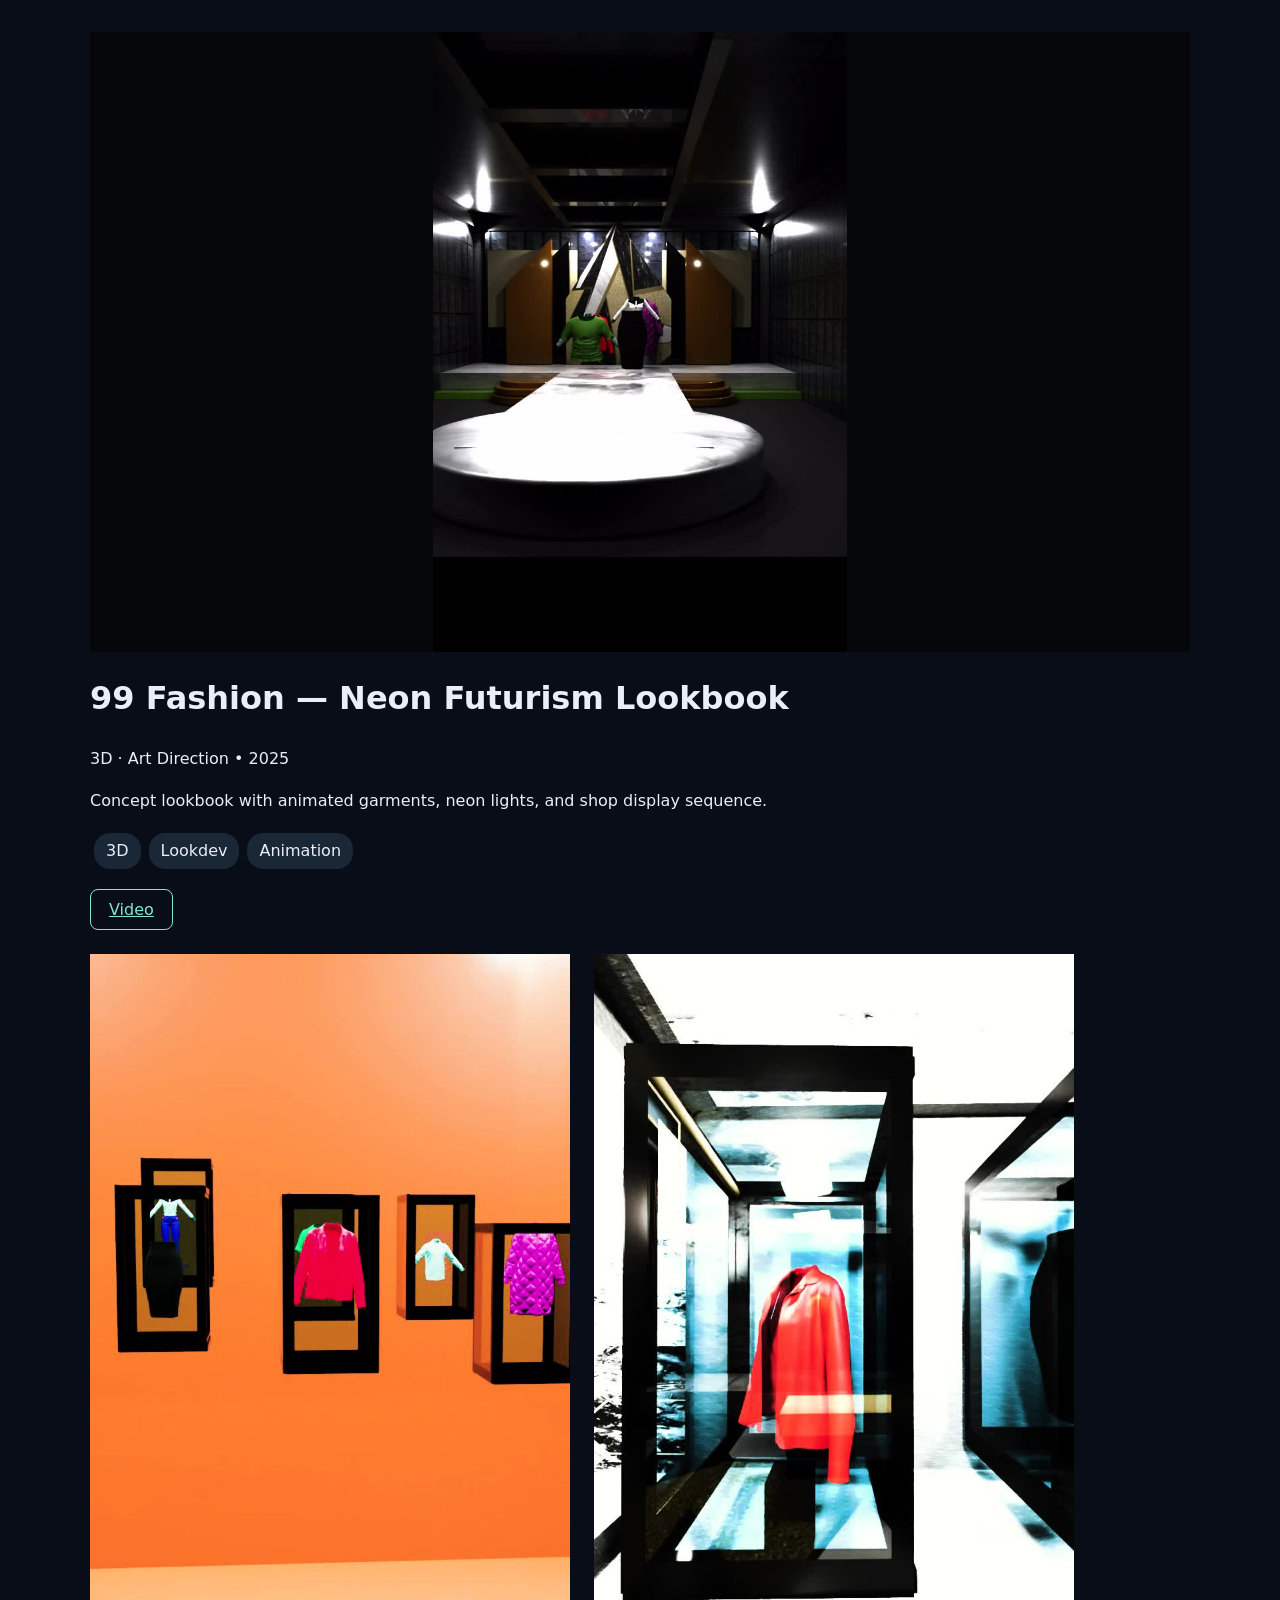
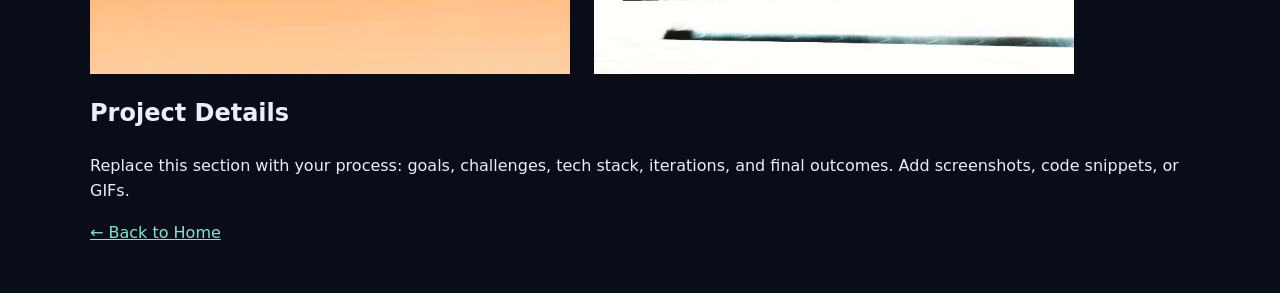
<file: projects/99-fashion.html>
<!doctype html>
<html lang="en">
<head>
  <meta charset="utf-8">
  <meta name="viewport" content="width=device-width, initial-scale=1">
  <title>99 Fashion — Neon Futurism Lookbook</title>
  <link rel="stylesheet" href="../projects.css">
</head>
<body>
  <main class="project">
    <header class="hero">
      <img src="../img/99-hero.jpg" alt="99 Fashion — Neon Futurism Lookbook hero" style="width:100%;height:auto;display:block;">
      <h1>99 Fashion — Neon Futurism Lookbook</h1>
      <p class="meta">3D · Art Direction • 2025</p>
      <p class="summary">Concept lookbook with animated garments, neon lights, and shop display sequence.</p>
      <div class="tags"><span class="tag">3D</span><span class="tag">Lookdev</span><span class="tag">Animation</span></div>
      <div class="actions">
          <a class="btn ghost" href="../videos/99-lookbook.mp4" target="_blank">Video</a>
      </div>
    </header>

    <section class="gallery">
      <img src="../img/99-1.jpg" alt="99 Fashion — Neon Futurism Lookbook media" style="max-width:100%;height:auto;">
      <img src="../img/99-2.jpg" alt="99 Fashion — Neon Futurism Lookbook media" style="max-width:100%;height:auto;">
    </section>

    <section class="details">
      <h2>Project Details</h2>
      <p>Replace this section with your process: goals, challenges, tech stack, iterations, and final outcomes. Add screenshots, code snippets, or GIFs.</p>
    </section>

    <footer>
      <p><a href="../index.html">← Back to Home</a></p>
    </footer>
  </main>
</body>
</html>
</file>
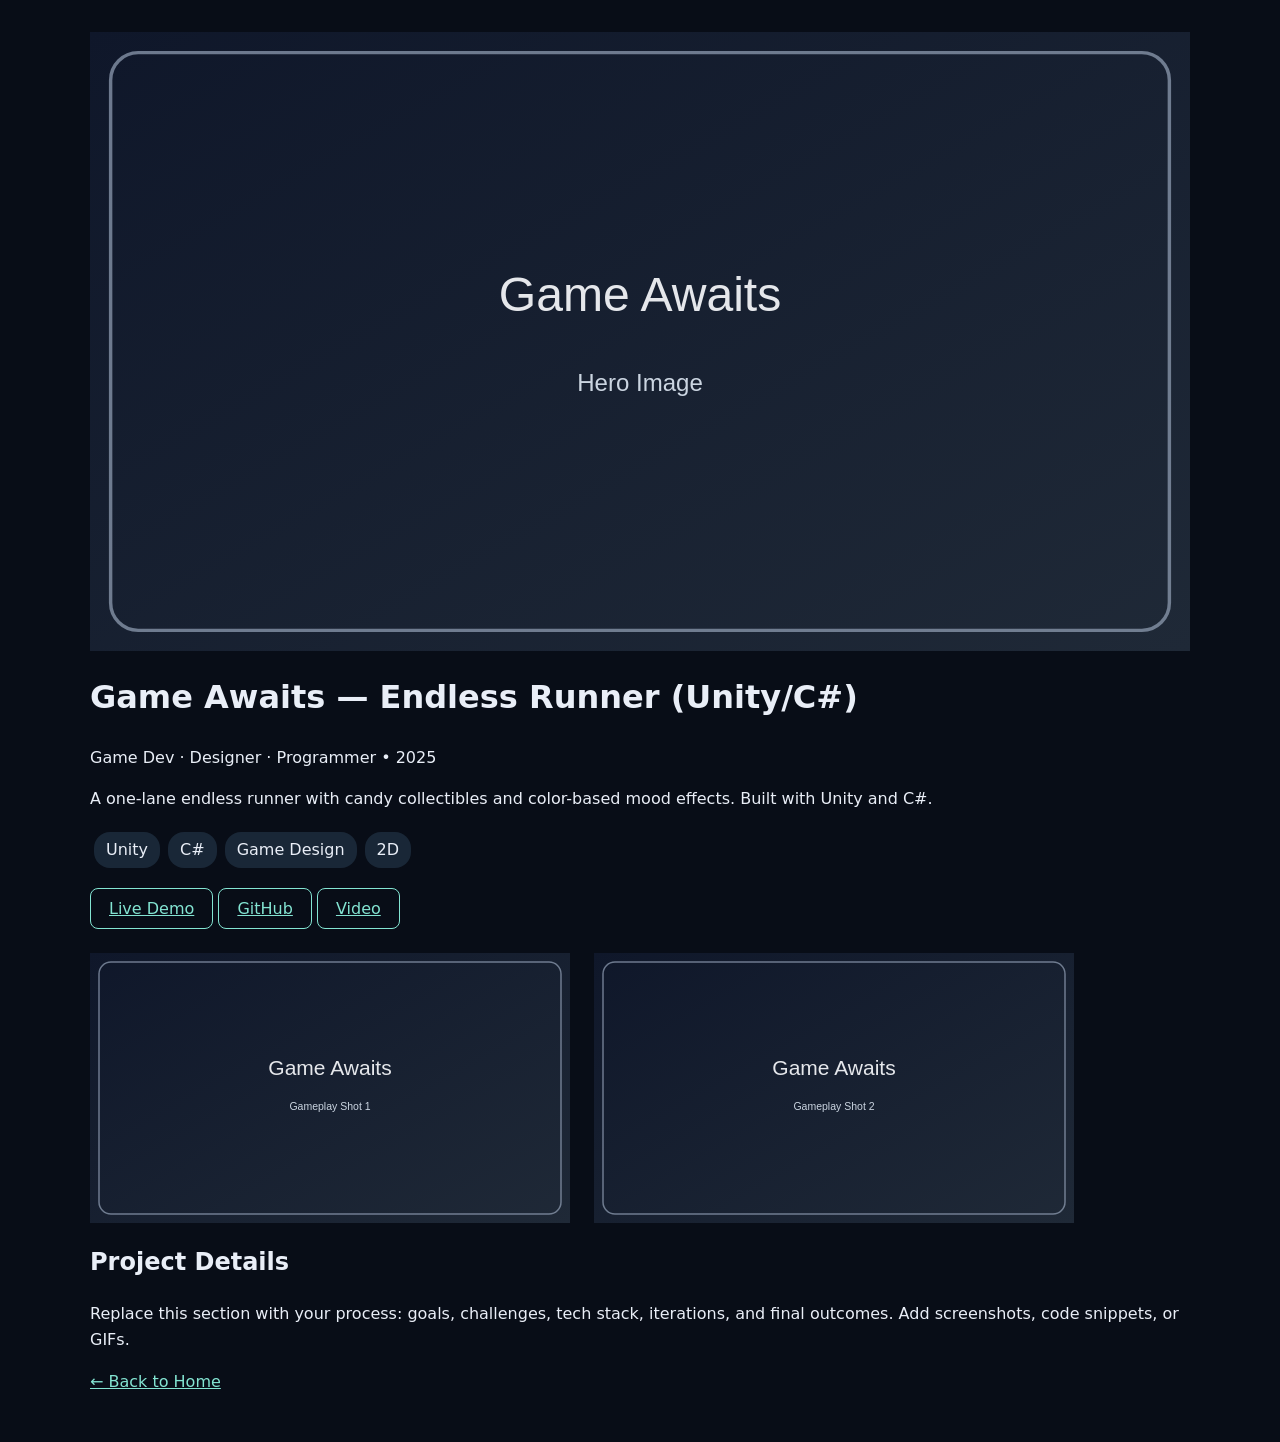
<file: projects/game-awaits.html>
<!doctype html>
<html lang="en">
<head>
  <meta charset="utf-8">
  <meta name="viewport" content="width=device-width, initial-scale=1">
  <title>Game Awaits — Endless Runner (Unity/C#)</title>
  <link rel="stylesheet" href="../projects.css">
</head>
<body>
  <main class="project">
    <header class="hero">
      <img src="../img/game-awaits-hero.svg" alt="Game Awaits — Endless Runner (Unity/C#) hero" style="width:100%;height:auto;display:block;">
      <h1>Game Awaits — Endless Runner (Unity/C#)</h1>
      <p class="meta">Game Dev · Designer · Programmer • 2025</p>
      <p class="summary">A one-lane endless runner with candy collectibles and color-based mood effects. Built with Unity and C#.</p>
      <div class="tags"><span class="tag">Unity</span><span class="tag">C#</span><span class="tag">Game Design</span><span class="tag">2D</span></div>
      <div class="actions">
        <a class="btn" href="#" target="_blank">Live Demo</a> <a class="btn ghost" href="#" target="_blank">GitHub</a> <a class="btn ghost" href="../videos/game-awaits-demo.mp4" target="_blank">Video</a>
      </div>
    </header>

    <section class="gallery">
      <img src="../img/game-awaits-1.svg" alt="Game Awaits — Endless Runner (Unity/C#) media" style="max-width:100%;height:auto;">
      <img src="../img/game-awaits-2.svg" alt="Game Awaits — Endless Runner (Unity/C#) media" style="max-width:100%;height:auto;">
    </section>

    <section class="details">
      <h2>Project Details</h2>
      <p>Replace this section with your process: goals, challenges, tech stack, iterations, and final outcomes. Add screenshots, code snippets, or GIFs.</p>
    </section>

    <footer>
      <p><a href="../index.html">← Back to Home</a></p>
    </footer>
  </main>
</body>
</html>
</file>
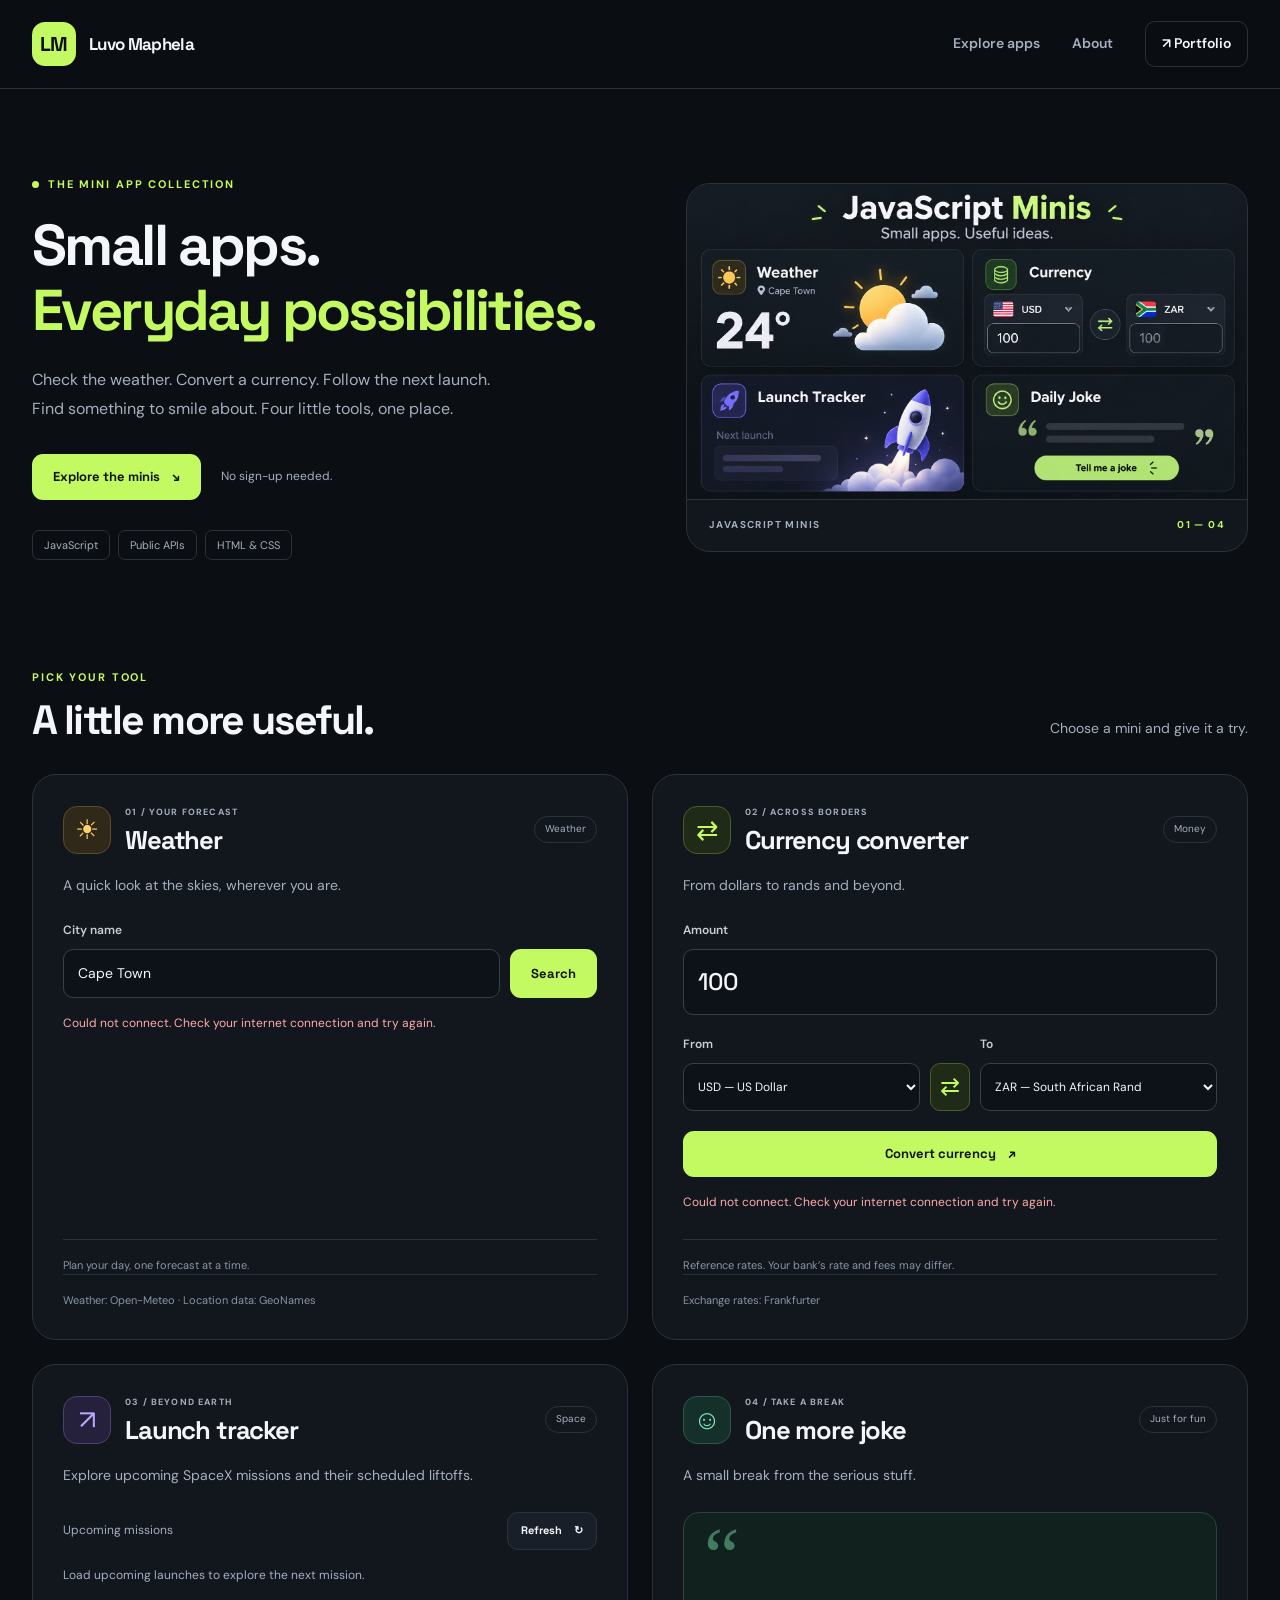
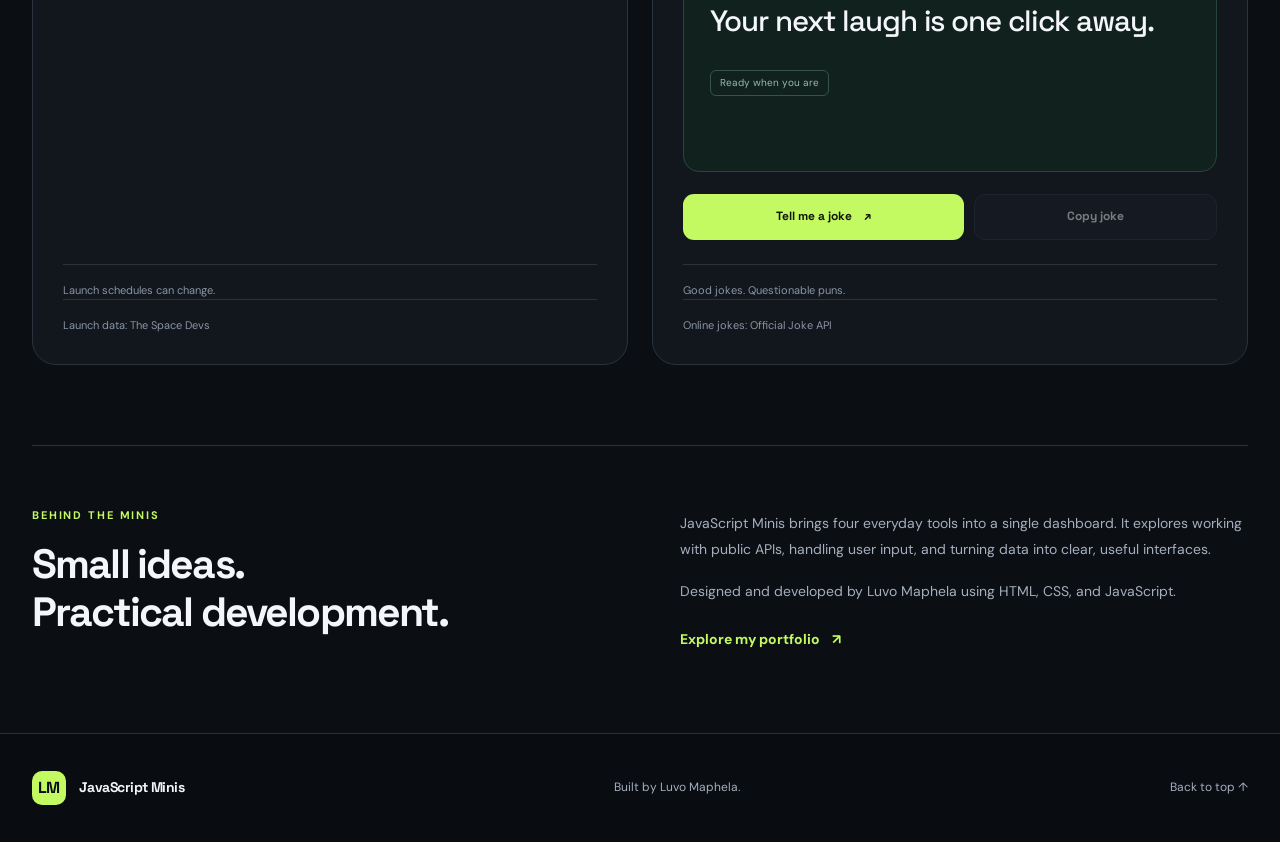
<file: projects/js-minis.html>
<!doctype html>
<html lang="en">
<head>
  <meta charset="utf-8">
  <meta name="viewport" content="width=device-width, initial-scale=1">

  <title>JavaScript Minis | Luvo Maphela</title>
  <meta
    name="description"
    content="Four useful mini apps: weather, currency conversion, space launches, and jokes. Created by Luvo Maphela."
  >
  <meta name="theme-color" content="#0b0e13">

  <link rel="stylesheet" href="./js-minis.css">
  <script src="./js-minis.js" defer></script>
</head>

<body>
  <a class="skip-link" href="#apps">Skip to apps</a>

  <header class="site-header">
    <div class="header-inner">
      <a class="brand" href="../index.html" aria-label="Luvo Maphela home">
        <span class="brand-mark">LM</span>
        <span class="brand-name">Luvo Maphela</span>
      </a>

      <nav class="header-nav" aria-label="Main navigation">
        <a href="#apps">Explore apps</a>
        <a href="#about">About</a>
        <a class="back-link" href="../index.html">
          <span aria-hidden="true">↗</span> Portfolio
        </a>
      </nav>
    </div>
  </header>

  <main>
    <section class="hero" aria-labelledby="page-title">
      <div class="hero-copy">
        <p class="eyebrow">
          <span class="accent-dot" aria-hidden="true"></span>
          THE MINI APP COLLECTION
        </p>

        <h1 id="page-title">
          Small apps.<br>
          <span>Everyday possibilities.</span>
        </h1>

        <p class="hero-description">
          Check the weather. Convert a currency. Follow the next launch.
          Find something to smile about. Four little tools, one place.
        </p>

        <div class="hero-actions">
          <a class="button button-primary" href="#apps">
            Explore the minis <span aria-hidden="true">↘</span>
          </a>

          <span class="hero-note">No sign-up needed.</span>
        </div>

        <ul class="tech-tags" aria-label="Project technologies">
          <li>JavaScript</li>
          <li>Public APIs</li>
          <li>HTML &amp; CSS</li>
        </ul>
      </div>

      <div class="hero-art">
        <img
          src="../img/js-thumb.png"
          alt="Preview of the JavaScript Minis collection"
          width="1200"
          height="800"
          fetchpriority="high"
        >
        <div class="hero-art-caption">
          <span>JAVASCRIPT MINIS</span>
          <span>01 — 04</span>
        </div>
      </div>
    </section>

    <section class="apps-section" id="apps" aria-labelledby="apps-title">
      <div class="section-heading">
        <div>
          <p class="eyebrow">PICK YOUR TOOL</p>
          <h2 id="apps-title">A little more useful.</h2>
        </div>
        <p>Choose a mini and give it a try.</p>
      </div>

      <noscript>
        <p class="notice">
          Enable JavaScript in your browser to use these tools.
        </p>
      </noscript>

      <div class="apps-grid">

        <!-- WEATHER -->
        <article class="app-card weather-card" aria-labelledby="weather-title">
          <header class="card-header">
            <div class="card-title-group">
              <span class="app-icon" aria-hidden="true">☀</span>
              <div>
                <p class="card-kicker">01 / YOUR FORECAST</p>
                <h3 id="weather-title">Weather</h3>
              </div>
            </div>
            <span class="card-badge">Weather</span>
          </header>

          <p class="card-description">
            A quick look at the skies, wherever you are.
          </p>

          <form class="search-form" id="weather-form">
            <label class="field-label" for="weather-city">City name</label>
            <div class="input-action">
              <input
                id="weather-city"
                name="city"
                type="search"
                placeholder="e.g. Cape Town"
                value="Cape Town"
                maxlength="100"
                required
              >
              <button class="button button-primary" type="submit">
                Search
              </button>
            </div>
          </form>

          <p class="app-status" id="weather-status" role="status">
            Search for a city to see its current weather.
          </p>

          <div class="weather-result" id="weather-result" hidden>
            <div class="weather-location">
              <div>
                <h4 id="weather-location">—</h4>
                <p id="weather-updated">—</p>
              </div>
              <span class="weather-symbol" id="weather-symbol" aria-hidden="true">
                ☀
              </span>
            </div>

            <div class="weather-main">
              <p class="weather-temperature">
                <span id="weather-temperature">—</span><span>°C</span>
              </p>
              <p id="weather-description">—</p>
            </div>

            <dl class="weather-stats">
              <div>
                <dt>Feels like</dt>
                <dd id="weather-feels">—</dd>
              </div>
              <div>
                <dt>Humidity</dt>
                <dd id="weather-humidity">—</dd>
              </div>
              <div>
                <dt>Wind</dt>
                <dd id="weather-wind">—</dd>
              </div>
            </dl>
          </div>

          <footer class="card-footer">
            <span>Plan your day, one forecast at a time.</span>
          </footer>
        </article>

        <!-- CURRENCY -->
        <article class="app-card currency-card" aria-labelledby="currency-title">
          <header class="card-header">
            <div class="card-title-group">
              <span class="app-icon" aria-hidden="true">⇄</span>
              <div>
                <p class="card-kicker">02 / ACROSS BORDERS</p>
                <h3 id="currency-title">Currency converter</h3>
              </div>
            </div>
            <span class="card-badge">Money</span>
          </header>

          <p class="card-description">
            From dollars to rands and beyond.
          </p>

          <form id="currency-form" class="currency-form">
            <div class="field">
              <label class="field-label" for="currency-amount">Amount</label>
              <input
                id="currency-amount"
                name="amount"
                type="number"
                inputmode="decimal"
                min="0"
                max="1000000000000"
                step="any"
                value="100"
                required
              >
            </div>

            <div class="currency-selectors">
              <div class="field">
                <label class="field-label" for="currency-from">From</label>
                <select id="currency-from" name="from">
                  <option value="USD" selected>USD — US Dollar</option>
                  <option value="ZAR">ZAR — South African Rand</option>
                  <option value="EUR">EUR — Euro</option>
                  <option value="GBP">GBP — British Pound</option>
                  <option value="JPY">JPY — Japanese Yen</option>
                  <option value="AUD">AUD — Australian Dollar</option>
                  <option value="CAD">CAD — Canadian Dollar</option>
                  <option value="CHF">CHF — Swiss Franc</option>
                  <option value="INR">INR — Indian Rupee</option>
                </select>
              </div>

              <button
                class="swap-button"
                id="currency-swap"
                type="button"
                aria-label="Swap source and destination currencies"
              >
                ⇄
              </button>

              <div class="field">
                <label class="field-label" for="currency-to">To</label>
                <select id="currency-to" name="to">
                  <option value="USD">USD — US Dollar</option>
                  <option value="ZAR" selected>ZAR — South African Rand</option>
                  <option value="EUR">EUR — Euro</option>
                  <option value="GBP">GBP — British Pound</option>
                  <option value="JPY">JPY — Japanese Yen</option>
                  <option value="AUD">AUD — Australian Dollar</option>
                  <option value="CAD">CAD — Canadian Dollar</option>
                  <option value="CHF">CHF — Swiss Franc</option>
                  <option value="INR">INR — Indian Rupee</option>
                </select>
              </div>
            </div>

            <button class="button button-primary button-full" type="submit">
              Convert currency <span aria-hidden="true">↗</span>
            </button>
          </form>

          <p class="app-status" id="currency-status" role="status">
            Enter an amount and choose your currencies.
          </p>

          <div class="currency-result" id="currency-result" hidden>
            <p id="currency-original">—</p>
            <p class="converted-amount" id="currency-converted">—</p>
            <p class="exchange-rate" id="currency-rate">—</p>
            <p class="rate-date" id="currency-date">—</p>
          </div>

          <footer class="card-footer">
            <span>Reference rates. Your bank’s rate and fees may differ.</span>
          </footer>
        </article>

        <!-- LAUNCH TRACKER -->
        <article class="app-card launch-card" aria-labelledby="launch-title">
          <header class="card-header">
            <div class="card-title-group">
              <span class="app-icon" aria-hidden="true">↗</span>
              <div>
                <p class="card-kicker">03 / BEYOND EARTH</p>
                <h3 id="launch-title">Launch tracker</h3>
              </div>
            </div>
            <span class="card-badge">Space</span>
          </header>

          <p class="card-description">
            Explore upcoming SpaceX missions and their scheduled liftoffs.
          </p>

          <div class="launch-toolbar">
            <span class="subtle-label">Upcoming missions</span>
            <button
              class="button button-secondary"
              id="launch-refresh"
              type="button"
            >
              Refresh <span aria-hidden="true">↻</span>
            </button>
          </div>

          <p class="app-status" id="launch-status" role="status">
            Load upcoming launches to explore the next mission.
          </p>

          <div class="launch-result" id="launch-result" hidden>
            <div class="launch-image-wrap" id="launch-image-wrap" hidden>
              <img id="launch-image" alt="" loading="lazy">
            </div>

            <div class="launch-details">
              <span class="mission-status" id="launch-mission-status">—</span>
              <h4 id="launch-name">—</h4>
              <p id="launch-description"></p>

              <dl class="launch-facts">
                <div>
                  <dt>Rocket</dt>
                  <dd id="launch-rocket">—</dd>
                </div>
                <div>
                  <dt>Launch site</dt>
                  <dd id="launch-pad">—</dd>
                </div>
                <div>
                  <dt>Scheduled launch</dt>
                  <dd id="launch-date">—</dd>
                </div>
              </dl>

              <div class="countdown" aria-label="Time until scheduled launch">
                <div>
                  <span id="launch-days">--</span>
                  <span>Days</span>
                </div>
                <div>
                  <span id="launch-hours">--</span>
                  <span>Hours</span>
                </div>
                <div>
                  <span id="launch-minutes">--</span>
                  <span>Minutes</span>
                </div>
                <div>
                  <span id="launch-seconds">--</span>
                  <span>Seconds</span>
                </div>
              </div>

              <a
                class="text-link"
                id="launch-link"
                target="_blank"
                rel="noopener noreferrer"
                hidden
              >
                Mission details <span aria-hidden="true">↗</span>
              </a>
            </div>
          </div>

          <footer class="card-footer">
            <span>Launch schedules can change.</span>
          </footer>
        </article>

        <!-- JOKE GENERATOR -->
        <article class="app-card joke-card" aria-labelledby="joke-title">
          <header class="card-header">
            <div class="card-title-group">
              <span class="app-icon" aria-hidden="true">☺</span>
              <div>
                <p class="card-kicker">04 / TAKE A BREAK</p>
                <h3 id="joke-title">One more joke</h3>
              </div>
            </div>
            <span class="card-badge">Just for fun</span>
          </header>

          <p class="card-description">
            A small break from the serious stuff.
          </p>

          <div class="joke-display">
            <span class="quote-mark" aria-hidden="true">“</span>

            <div class="joke-content" id="joke-content" aria-live="polite">
              <p class="joke-setup" id="joke-setup">
                Your next laugh is one click away.
              </p>
              <p class="joke-punchline" id="joke-punchline" hidden></p>
            </div>

            <span class="joke-category" id="joke-category">
              Ready when you are
            </span>
          </div>

          <div class="joke-actions">
            <button
              class="button button-primary"
              id="joke-new"
              type="button"
            >
              Tell me a joke <span aria-hidden="true">↗</span>
            </button>

            <button
              class="button button-secondary"
              id="joke-reveal"
              type="button"
              hidden
            >
              Reveal punchline
            </button>

            <button
              class="button button-secondary"
              id="joke-copy"
              type="button"
              disabled
            >
              Copy joke
            </button>
          </div>

          <p class="app-status" id="joke-status" role="status"></p>

          <footer class="card-footer">
            <span>Good jokes. Questionable puns.</span>
          </footer>
        </article>

      </div>
    </section>

    <section class="about-section" id="about" aria-labelledby="about-title">
      <div>
        <p class="eyebrow">BEHIND THE MINIS</p>
        <h2 id="about-title">Small ideas.<br>Practical development.</h2>
      </div>

      <div class="about-copy">
        <p>
          JavaScript Minis brings four everyday tools into a single
          dashboard. It explores working with public APIs, handling user
          input, and turning data into clear, useful interfaces.
        </p>
        <p>
          Designed and developed by Luvo Maphela using HTML, CSS,
          and JavaScript.
        </p>

        <a class="text-link" href="../index.html">
          Explore my portfolio <span aria-hidden="true">↗</span>
        </a>
      </div>
    </section>
  </main>

  <footer class="site-footer">
    <div class="footer-inner">
      <a class="brand" href="../index.html">
        <span class="brand-mark">LM</span>
        <span>JavaScript Minis</span>
      </a>

      <p>Built by Luvo Maphela.</p>

      <a href="#page-title">
        Back to top <span aria-hidden="true">↑</span>
      </a>
    </div>
  </footer>
</body>
</html>
</file>
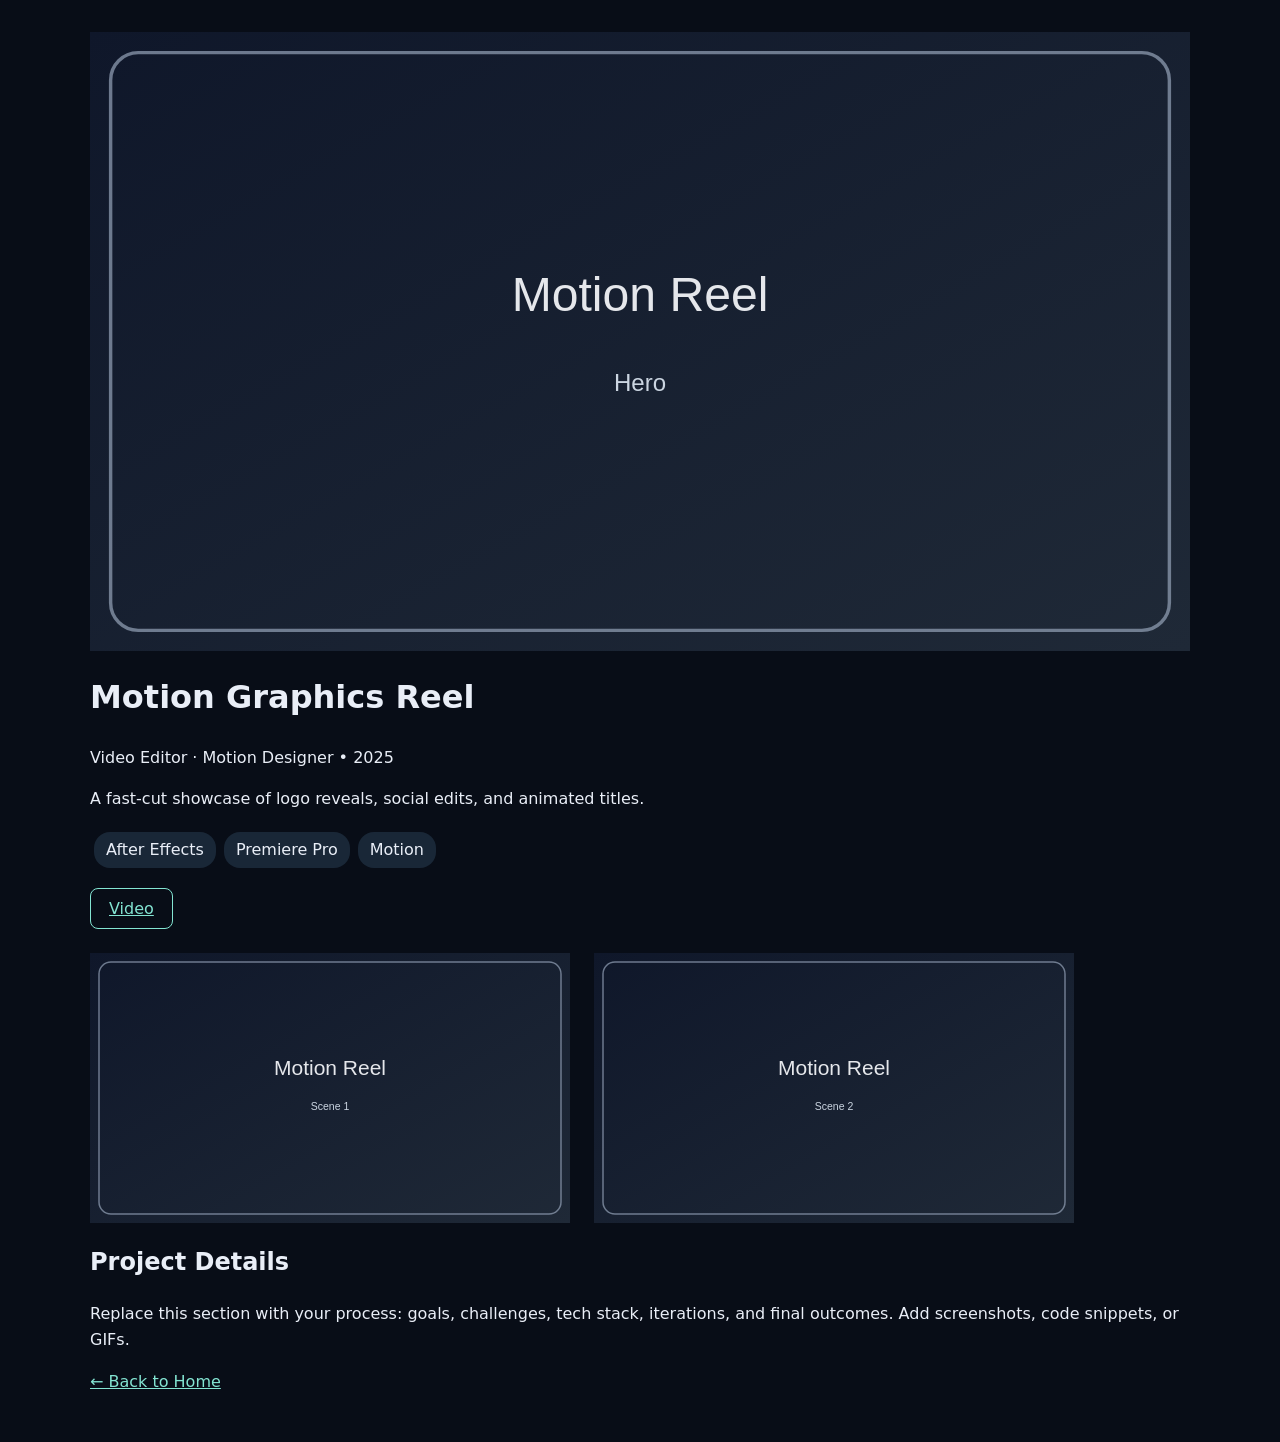
<file: projects/motion-reel.html>
<!doctype html>
<html lang="en">
<head>
  <meta charset="utf-8">
  <meta name="viewport" content="width=device-width, initial-scale=1">
  <title>Motion Graphics Reel</title>
  <link rel="stylesheet" href="../projects.css">
</head>
<body>
  <main class="project">
    <header class="hero">
      <img src="../img/motion-hero.svg" alt="Motion Graphics Reel hero" style="width:100%;height:auto;display:block;">
      <h1>Motion Graphics Reel</h1>
      <p class="meta">Video Editor · Motion Designer • 2025</p>
      <p class="summary">A fast-cut showcase of logo reveals, social edits, and animated titles.</p>
      <div class="tags"><span class="tag">After Effects</span><span class="tag">Premiere Pro</span><span class="tag">Motion</span></div>
      <div class="actions">
          <a class="btn ghost" href="../videos/motion-reel.mp4" target="_blank">Video</a>
      </div>
    </header>

    <section class="gallery">
      <img src="../img/motion-1.svg" alt="Motion Graphics Reel media" style="max-width:100%;height:auto;">
      <img src="../img/motion-2.svg" alt="Motion Graphics Reel media" style="max-width:100%;height:auto;">
    </section>

    <section class="details">
      <h2>Project Details</h2>
      <p>Replace this section with your process: goals, challenges, tech stack, iterations, and final outcomes. Add screenshots, code snippets, or GIFs.</p>
    </section>

    <footer>
      <p><a href="../index.html">← Back to Home</a></p>
    </footer>
  </main>
</body>
</html>
</file>
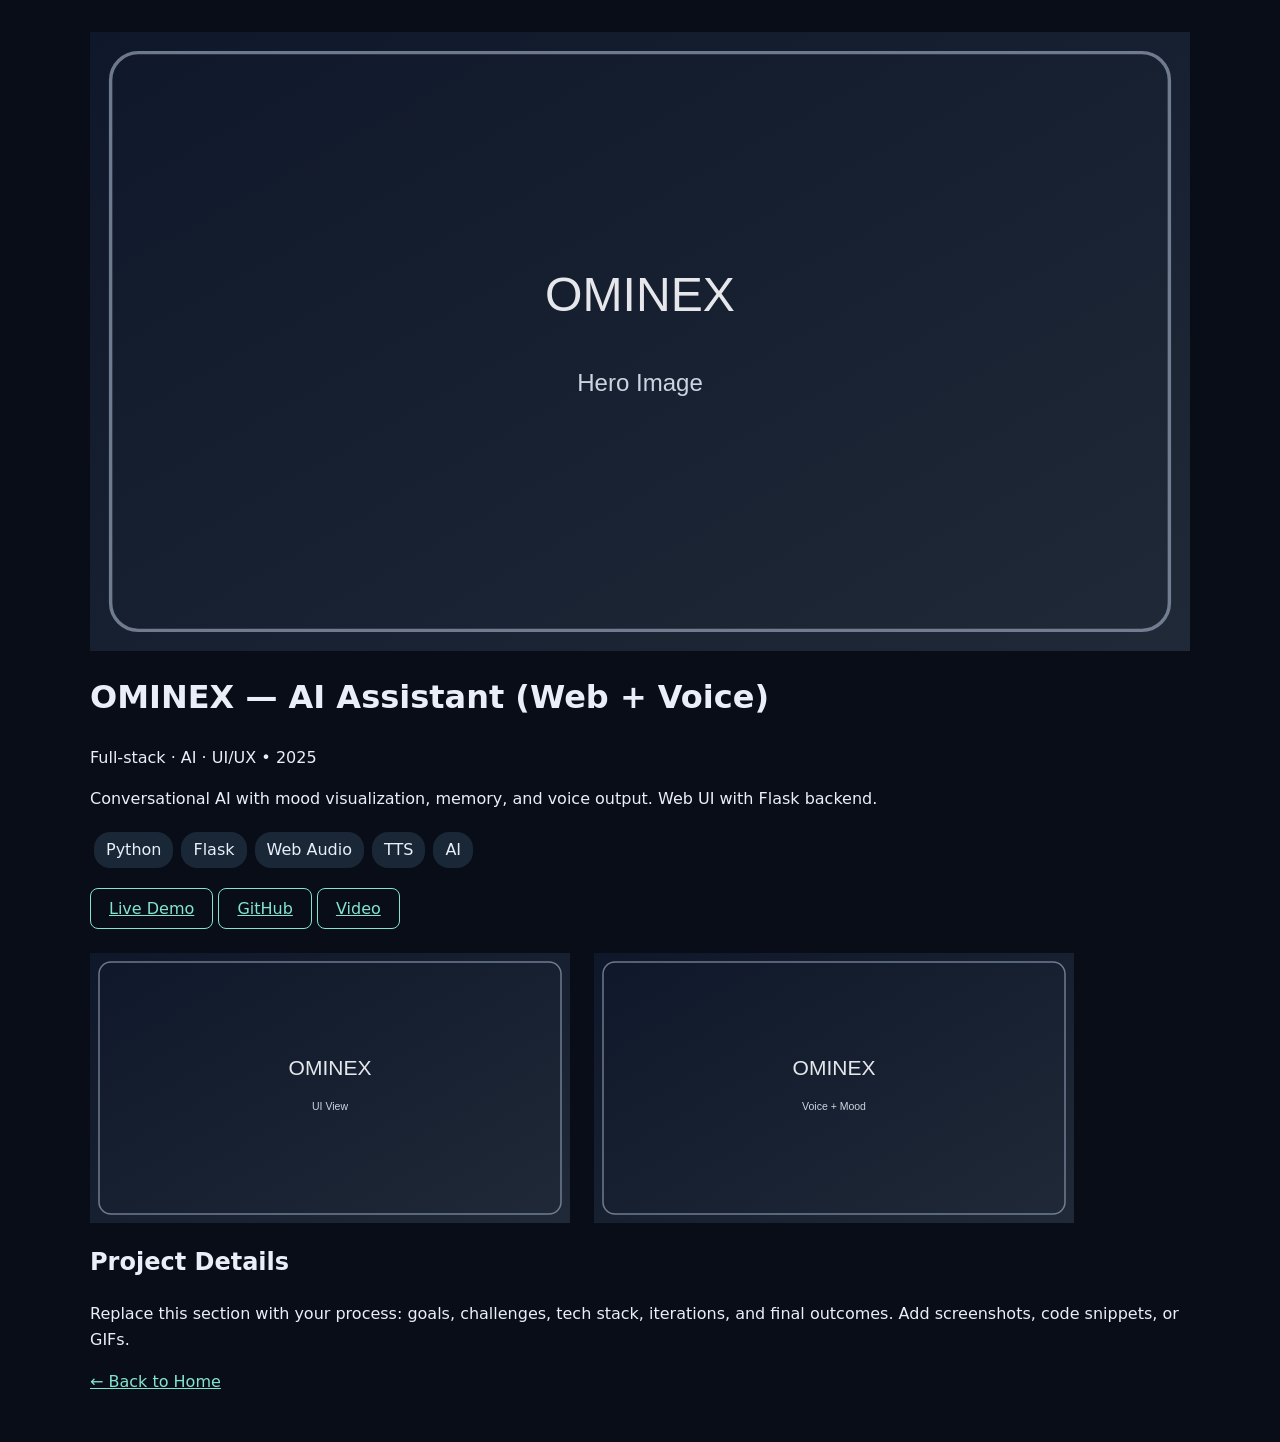
<file: projects/ominex.html>
<!doctype html>
<html lang="en">
<head>
  <meta charset="utf-8">
  <meta name="viewport" content="width=device-width, initial-scale=1">
  <title>OMINEX — AI Assistant (Web + Voice)</title>
  <link rel="stylesheet" href="../projects.css">
</head>
<body>
  <main class="project">
    <header class="hero">
      <img src="../img/ominex-hero.svg" alt="OMINEX — AI Assistant (Web + Voice) hero" style="width:100%;height:auto;display:block;">
      <h1>OMINEX — AI Assistant (Web + Voice)</h1>
      <p class="meta">Full‑stack · AI · UI/UX • 2025</p>
      <p class="summary">Conversational AI with mood visualization, memory, and voice output. Web UI with Flask backend.</p>
      <div class="tags"><span class="tag">Python</span><span class="tag">Flask</span><span class="tag">Web Audio</span><span class="tag">TTS</span><span class="tag">AI</span></div>
      <div class="actions">
        <a class="btn" href="#" target="_blank">Live Demo</a> <a class="btn ghost" href="#" target="_blank">GitHub</a> <a class="btn ghost" href="../videos/ominex-showcase.mp4" target="_blank">Video</a>
      </div>
    </header>

    <section class="gallery">
      <img src="../img/ominex-1.svg" alt="OMINEX — AI Assistant (Web + Voice) media" style="max-width:100%;height:auto;">
      <img src="../img/ominex-2.svg" alt="OMINEX — AI Assistant (Web + Voice) media" style="max-width:100%;height:auto;">
    </section>

    <section class="details">
      <h2>Project Details</h2>
      <p>Replace this section with your process: goals, challenges, tech stack, iterations, and final outcomes. Add screenshots, code snippets, or GIFs.</p>
    </section>

    <footer>
      <p><a href="../index.html">← Back to Home</a></p>
    </footer>
  </main>
</body>
</html>
</file>
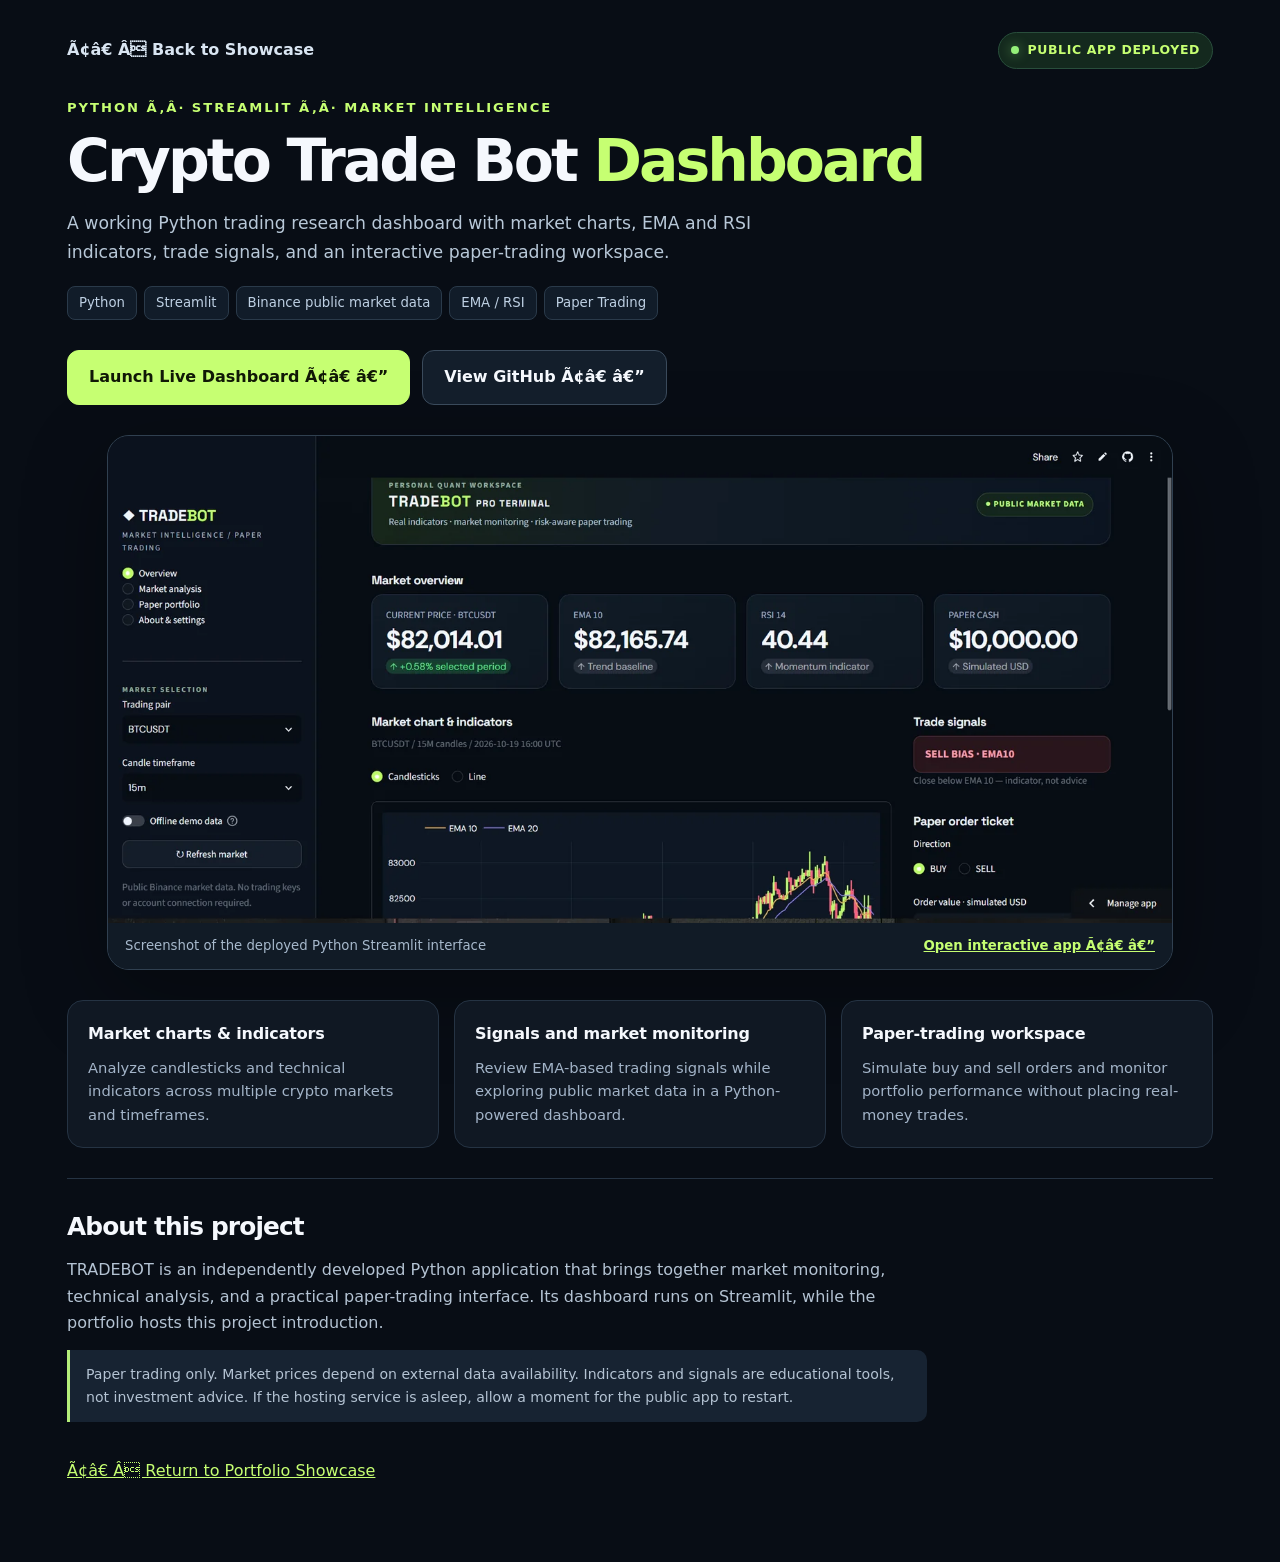
<file: projects/trade-bot.html>
<!doctype html>
<html lang="en">
<head>
  <meta charset="utf-8">
  <meta name="viewport" content="width=device-width, initial-scale=1">
  <meta name="description" content="TRADEBOT is a Python Streamlit market intelligence and paper trading dashboard using public market data and technical indicators.">
  <title>Crypto Trade Bot | Live Python Dashboard Ã¢â‚¬â€ Portfolio</title>
  <link rel="stylesheet" href="../projects.css">
  <style>
    :root{color-scheme:dark;--bg:#080d15;--panel:#101823;--edge:#253343;--lime:#c6ff72;--muted:#a3b4c8;--white:#f5f8fd}
    *{box-sizing:border-box}
    html{scroll-behavior:smooth}
    body{background:var(--bg);color:var(--white);font:16px/1.65 system-ui,-apple-system,BlinkMacSystemFont,"Segoe UI",sans-serif}
    .project{max-width:1190px;padding:32px 22px 78px;margin:0 auto}
    .topbar{display:flex;align-items:center;justify-content:space-between;gap:16px;margin-bottom:28px}
    .back{color:#d9e5f2;text-decoration:none;font-weight:650}
    .back:hover,.small-link:hover{text-decoration:underline}
    .status{display:inline-flex;align-items:center;gap:8px;padding:7px 12px;border:1px solid #294e3c;border-radius:999px;background:#14291e;color:var(--lime);font-size:.78rem;font-weight:800;letter-spacing:.05em;text-transform:uppercase}
    .dot{width:8px;height:8px;background:#94ef79;border-radius:50%;box-shadow:0 0 12px #8ef27788}
    .eyebrow{font-size:.82rem;letter-spacing:.15em;text-transform:uppercase;font-weight:850;color:var(--lime)}
    .hero h1{font-size:clamp(2rem,4.6vw,3.65rem);line-height:1.08;letter-spacing:-.05em;margin:12px 0 16px;color:var(--white)}
    .summary{max-width:740px;color:#b8c8d8;font-size:1.08rem;margin:0 0 20px}
    .tag{display:inline-flex;color:#bed0e3;border:1px solid #2a3a4a;background:#111c29;border-radius:8px;font-size:.83rem;padding:5px 11px;margin:0 7px 8px 0}
    .actions{display:flex;flex-wrap:wrap;align-items:center;gap:12px;margin:22px 0 30px}
    .actions .btn{display:inline-flex;align-items:center;justify-content:center;text-decoration:none;font-weight:800;border-radius:12px;padding:13px 21px;transition:transform .15s,border-color .15s}
    .actions .btn:hover{transform:translateY(-2px)}
    .actions .primary{color:#101806;background:var(--lime);border:1px solid var(--lime)}
    .actions .ghost{color:var(--white);background:#131e2b;border:1px solid #3a4a5b}
    .preview{border:1px solid #304050;background:#101924;border-radius:22px;overflow:hidden;box-shadow:0 25px 85px #0005}
    .preview img{display:block;width:100%;height:auto;object-fit:cover}
    .preview figcaption{display:flex;gap:12px;align-items:center;justify-content:space-between;padding:12px 17px;color:#a7b9cc;font-size:.83rem;background:#111b26}
    .preview figcaption a{color:var(--lime);font-weight:700}
    .grid{display:grid;grid-template-columns:repeat(3,minmax(0,1fr));gap:15px;margin:30px 0}
    .tile{background:var(--panel);padding:20px;border:1px solid var(--edge);border-radius:16px}
    .tile h2{font-size:1rem;letter-spacing:-.01em;margin:0 0 9px;color:var(--white)}
    .tile p{font-size:.92rem;line-height:1.6;color:var(--muted);margin:0}
    .about{border-top:1px solid var(--edge);padding-top:24px;margin-top:22px}
    .about h2{font-size:1.55rem;letter-spacing:-.035em;margin:4px 0 10px}
    .about p{max-width:860px;color:#b4c3d3;margin:0 0 13px}
    .notice{font-size:.88rem;color:#b9c9d8;background:#172332;border-left:3px solid #b4ed79;padding:13px 16px;border-radius:0 10px 10px 0}
    footer{margin-top:36px}footer a{color:var(--lime)}
    @media(max-width:720px){.project{padding:18px 14px 60px}.grid{grid-template-columns:1fr}.preview{border-radius:13px}.preview figcaption{flex-wrap:wrap}.topbar{align-items:flex-start}.status{font-size:.66rem;white-space:nowrap}.actions .btn{flex:1;min-width:190px}.hero h1{letter-spacing:-.03em}}
    @media(prefers-reduced-motion:reduce){html{scroll-behavior:auto}.actions .btn{transition:none}}
  </style>
</head>
<body>
 <main class="project">
  <nav class="topbar" aria-label="Project navigation">
   <a class="back" href="../index.html#showcase">Ã¢â€ Â Back to Showcase</a>
   <span class="status"><span class="dot" aria-hidden="true"></span> Public app deployed</span>
  </nav>
  <header class="hero">
   <div class="eyebrow">Python Ã‚Â· Streamlit Ã‚Â· Market Intelligence</div>
   <h1>Crypto Trade Bot <span style="color:var(--lime)">Dashboard</span></h1>
   <p class="summary">A working Python trading research dashboard with market charts, EMA and RSI indicators, trade signals, and an interactive paper-trading workspace.</p>
   <div aria-label="Technologies"><span class="tag">Python</span><span class="tag">Streamlit</span><span class="tag">Binance public market data</span><span class="tag">EMA / RSI</span><span class="tag">Paper Trading</span></div>
   <div class="actions">
    <a class="btn primary" href="https://crypto-trade-bot-wdza2prbmz7wnnwrnjrjcm.streamlit.app/" target="_blank" rel="noopener noreferrer">Launch Live Dashboard Ã¢â€ â€”</a>
    <a class="btn ghost" href="https://github.com/breezy23333/crypto-trade-bot" target="_blank" rel="noopener noreferrer">View GitHub Ã¢â€ â€”</a>
   </div>
  </header>
  <figure class="preview">
   <a href="https://crypto-trade-bot-wdza2prbmz7wnnwrnjrjcm.streamlit.app/" target="_blank" rel="noopener noreferrer" aria-label="Launch the public Trade Bot application">
    <img src="../img/tradebot-live.webp" alt="Real TRADEBOT Streamlit application showing market price cards, chart, indicators, controls and a paper-trading order panel" width="1536" height="703" fetchpriority="high">
   </a>
   <figcaption><span>Screenshot of the deployed Python Streamlit interface</span><a href="https://crypto-trade-bot-wdza2prbmz7wnnwrnjrjcm.streamlit.app/" target="_blank" rel="noopener noreferrer">Open interactive app Ã¢â€ â€”</a></figcaption>
  </figure>
  <section class="grid" aria-label="Project highlights">
   <article class="tile"><h2>Market charts & indicators</h2><p>Analyze candlesticks and technical indicators across multiple crypto markets and timeframes.</p></article>
   <article class="tile"><h2>Signals and market monitoring</h2><p>Review EMA-based trading signals while exploring public market data in a Python-powered dashboard.</p></article>
   <article class="tile"><h2>Paper-trading workspace</h2><p>Simulate buy and sell orders and monitor portfolio performance without placing real-money trades.</p></article>
  </section>
  <section class="about">
   <h2>About this project</h2>
   <p>TRADEBOT is an independently developed Python application that brings together market monitoring, technical analysis, and a practical paper-trading interface. Its dashboard runs on Streamlit, while the portfolio hosts this project introduction.</p>
   <p class="notice">Paper trading only. Market prices depend on external data availability. Indicators and signals are educational tools, not investment advice. If the hosting service is asleep, allow a moment for the public app to restart.</p>
  </section>
  <footer><a href="../index.html#showcase">Ã¢â€ Â Return to Portfolio Showcase</a></footer>
 </main>
</body>
</html>
</file>
<file: projects.css>
body{margin:0;background:#080d17;color:#e9eef7;font:16px/1.6 system-ui,sans-serif}.project{max-width:1100px;margin:auto;padding:32px 24px}a{color:#83e4d2}.hero>img{max-height:620px;object-fit:contain;background:#05070b}.gallery{display:flex;gap:24px;flex-wrap:wrap;margin-top:32px}.gallery img{width:min(100%,480px);object-fit:contain}.tag{display:inline-block;padding:5px 12px;margin:4px;background:#192737;border-radius:16px}.actions{margin:24px 0}.btn{padding:10px 18px;border:1px solid #83e4d2;border-radius:8px}
</file>
<file: projects/js-minis.css>
@import url("https://fonts.googleapis.com/css2?family=DM+Sans:wght@400;500;600;700&family=Space+Grotesk:wght@400;500;600;700&display=swap");

:root {
  color-scheme: dark;
  --bg: #0b0e13;
  --surface: #12171e;
  --surface-raised: #191f28;
  --input: #0d1218;
  --text: #f4f6f9;
  --muted: #a5afbe;
  --accent: #c4fa61;
  --accent-hover: #d6ff8e;
  --border: #2a323e;
  --radius: 24px;
}

* {
  box-sizing: border-box;
}

html {
  scroll-behavior: smooth;
  scroll-padding-top: 110px;
}

body {
  margin: 0;
  background: var(--bg);
  color: var(--text);
  font-family: "DM Sans", sans-serif;
  font-size: 16px;
  line-height: 1.65;
  -webkit-font-smoothing: antialiased;
}

[hidden] {
  display: none !important;
}

::selection {
  background: var(--accent);
  color: var(--bg);
}

a {
  color: inherit;
  text-decoration: none;
}

button,
input,
select {
  font: inherit;
}

button,
a,
input,
select {
  -webkit-tap-highlight-color: transparent;
}

button {
  cursor: pointer;
}

button:disabled {
  opacity: 0.45;
  cursor: not-allowed;
}

img {
  display: block;
  max-width: 100%;
}

h1,
h2,
h3,
h4,
p {
  margin: 0;
}

h1,
h2,
h3,
h4,
.brand,
.button {
  font-family: "Space Grotesk", sans-serif;
}

h1,
h2,
h3,
h4 {
  line-height: 1.12;
  letter-spacing: -0.045em;
}

button,
a,
input,
select {
  transition:
    background-color 180ms ease,
    color 180ms ease,
    border-color 180ms ease,
    transform 180ms ease,
    box-shadow 180ms ease;
}

:focus-visible {
  outline: 3px solid var(--accent);
  outline-offset: 5px;
}

.skip-link {
  position: fixed;
  top: 12px;
  left: 16px;
  z-index: 100;
  padding: 10px 18px;
  border-radius: 10px;
  background: var(--accent);
  color: var(--bg);
  font-weight: 700;
  transform: translateY(-180%);
}

.skip-link:focus {
  transform: translateY(0);
}

/* HEADER */

.site-header {
  position: sticky;
  top: 0;
  z-index: 50;
  background: rgb(11 14 19 / 94%);
  border-bottom: 1px solid var(--border);
  backdrop-filter: blur(18px);
}

.header-inner,
.hero,
.apps-section,
.about-section,
.footer-inner {
  width: min(1280px, calc(100% - 64px));
  margin-inline: auto;
}

.header-inner {
  min-height: 88px;
  display: flex;
  align-items: center;
  justify-content: space-between;
  gap: 24px;
}

.brand {
  display: inline-flex;
  align-items: center;
  gap: 13px;
  flex-shrink: 0;
  font-size: 17px;
  font-weight: 700;
  letter-spacing: -0.04em;
}

.brand-mark {
  width: 44px;
  height: 44px;
  display: grid;
  place-items: center;
  border-radius: 13px;
  background: var(--accent);
  color: var(--bg);
  font-size: 20px;
  font-weight: 700;
}

.header-nav {
  display: flex;
  align-items: center;
  gap: 32px;
  font-size: 14px;
  font-weight: 600;
}

.header-nav > a {
  color: var(--muted);
}

.header-nav > a:hover {
  color: var(--accent);
}

.header-nav .back-link {
  padding: 10px 16px;
  border: 1px solid var(--border);
  border-radius: 10px;
  color: var(--text);
}

.header-nav .back-link:hover {
  border-color: var(--accent);
}

/* HERO */

.hero {
  display: grid;
  grid-template-columns: 1.05fr 1fr;
  align-items: center;
  gap: 64px;
  padding-block: 86px 80px;
}

.eyebrow {
  display: flex;
  align-items: center;
  gap: 9px;
  margin-bottom: 20px;
  color: var(--accent);
  font-size: 11px;
  font-weight: 700;
  letter-spacing: 0.17em;
}

.accent-dot {
  width: 7px;
  height: 7px;
  flex-shrink: 0;
  background: var(--accent);
  border-radius: 50%;
}

.hero h1 {
  font-size: clamp(40px, 4.5vw, 66px);
  font-weight: 700;
}

.hero h1 > span {
  color: var(--accent);
}

.hero-description {
  max-width: 490px;
  margin-top: 24px;
  color: var(--muted);
  font-size: 16px;
  line-height: 1.8;
}

.hero-actions {
  display: flex;
  align-items: center;
  flex-wrap: wrap;
  gap: 20px;
  margin-top: 30px;
}

.hero-note {
  color: var(--muted);
  font-size: 12px;
}

.tech-tags {
  display: flex;
  flex-wrap: wrap;
  gap: 8px;
  margin: 30px 0 0;
  padding: 0;
  list-style: none;
}

.tech-tags li {
  padding: 5px 11px;
  border: 1px solid var(--border);
  border-radius: 7px;
  color: var(--muted);
  font-size: 11px;
}

.hero-art {
  min-width: 0;
  overflow: hidden;
  background: var(--surface);
  border: 1px solid var(--border);
  border-radius: var(--radius);
}

.hero-art > img {
  width: 100%;
  height: auto;
  object-fit: contain;
}

.hero-art-caption {
  display: flex;
  justify-content: space-between;
  gap: 16px;
  padding: 17px 22px;
  border-top: 1px solid var(--border);
  color: var(--muted);
  font-size: 10px;
  font-weight: 700;
  letter-spacing: 0.14em;
}

.hero-art-caption span:last-child {
  color: var(--accent);
}

/* BUTTONS */

.button {
  min-height: 46px;
  display: inline-flex;
  align-items: center;
  justify-content: center;
  gap: 12px;
  padding: 11px 20px;
  border: 1px solid transparent;
  border-radius: 11px;
  font-size: 13px;
  font-weight: 700;
  line-height: 1.4;
  text-align: center;
}

.button-primary {
  background: var(--accent);
  color: #111707;
}

.button-primary:hover:not(:disabled) {
  background: var(--accent-hover);
  transform: translateY(-2px);
}

.button-secondary {
  background: var(--surface-raised);
  color: var(--text);
  border-color: var(--border);
}

.button-secondary:hover:not(:disabled) {
  background: #232c38;
  border-color: #586577;
}

.button-full {
  width: 100%;
}

.text-link {
  display: inline-flex;
  align-items: center;
  gap: 12px;
  color: var(--accent);
  font-size: 14px;
  font-weight: 700;
}

.text-link:hover {
  color: var(--accent-hover);
  gap: 17px;
}

/* APP GRID */

.apps-section {
  padding-block: 28px 80px;
}

.section-heading {
  display: flex;
  justify-content: space-between;
  align-items: flex-end;
  gap: 24px;
  margin-bottom: 30px;
}

.section-heading .eyebrow {
  margin-bottom: 12px;
}

.section-heading h2,
.about-section h2 {
  font-size: clamp(30px, 3.2vw, 44px);
}

.section-heading > p {
  max-width: 280px;
  padding-bottom: 4px;
  color: var(--muted);
  font-size: 14px;
}

.apps-grid {
  display: grid;
  grid-template-columns: repeat(2, minmax(0, 1fr));
  align-items: stretch;
  gap: 24px;
}

.app-card {
  display: flex;
  flex-direction: column;
  min-width: 0;
  padding: 30px;
  background: var(--surface);
  border: 1px solid var(--border);
  border-radius: var(--radius);
  overflow: hidden;
  transition: border-color 200ms ease;
}

.app-card:hover {
  border-color: #465361;
}

.card-header {
  display: flex;
  align-items: center;
  justify-content: space-between;
  flex-wrap: wrap;
  gap: 16px;
}

.card-title-group {
  display: flex;
  align-items: center;
  gap: 14px;
  min-width: 0;
}

.app-icon {
  width: 48px;
  height: 48px;
  display: grid;
  place-items: center;
  flex-shrink: 0;
  border: 1px solid #495c29;
  border-radius: 14px;
  background: #202b17;
  color: var(--accent);
  font-size: 27px;
  line-height: 1;
}

.weather-card .app-icon {
  background: #30291a;
  border-color: #5c4b26;
  color: #ffd26c;
}

.launch-card .app-icon {
  background: #25213c;
  border-color: #4d416f;
  color: #bca6ff;
}

.joke-card .app-icon {
  background: #15302a;
  border-color: #28594b;
  color: #80e9be;
}

.card-kicker {
  margin-bottom: 6px;
  color: var(--muted);
  font-size: 9px;
  font-weight: 700;
  letter-spacing: 0.13em;
}

.card-header h3 {
  font-size: clamp(21px, 2vw, 26px);
}

.card-badge {
  padding: 4px 10px;
  border: 1px solid var(--border);
  border-radius: 30px;
  color: var(--muted);
  font-size: 10px;
  white-space: nowrap;
}

.card-description {
  margin-top: 20px;
  margin-bottom: 24px;
  color: var(--muted);
  font-size: 14px;
}

.card-footer {
  margin-top: auto;
  padding-top: 24px;
  color: #8995a5;
  font-size: 11px;
}

.card-footer > span {
  display: block;
  padding-top: 16px;
  border-top: 1px solid var(--border);
}

/* FORM FIELDS */

.field {
  min-width: 0;
}

.field-label {
  display: block;
  margin-bottom: 8px;
  color: #c6ced8;
  font-size: 12px;
  font-weight: 600;
}

input,
select {
  width: 100%;
  min-width: 0;
  min-height: 48px;
  padding: 12px 14px;
  border: 1px solid #35404d;
  border-radius: 10px;
  background: var(--input);
  color: var(--text);
  font-size: 14px;
}

input::placeholder {
  color: #778496;
}

input:hover,
select:hover {
  border-color: #617084;
}

input:focus,
select:focus {
  border-color: var(--accent);
  box-shadow: 0 0 0 3px rgb(196 250 97 / 10%);
}

select {
  cursor: pointer;
}

.input-action {
  display: flex;
  gap: 10px;
}

.input-action input {
  flex: 1;
}

.input-action .button {
  flex-shrink: 0;
}

.app-status {
  min-height: 22px;
  margin-top: 16px;
  color: var(--muted);
  font-size: 12px;
  line-height: 1.6;
}

.app-status:empty {
  display: none;
}

.app-status.error,
.app-status[data-state="error"] {
  color: #ffaaaa;
}

.app-status.success,
.app-status[data-state="success"] {
  color: var(--accent);
}

.notice {
  margin-bottom: 24px;
  padding: 16px 20px;
  border: 1px solid #746231;
  border-radius: 12px;
  background: #2d2718;
  color: #ffe4a3;
  font-size: 14px;
}

[aria-busy="true"] {
  cursor: progress;
}

/* WEATHER */

.weather-result {
  margin-top: 24px;
}

.weather-location {
  display: flex;
  align-items: center;
  justify-content: space-between;
  gap: 20px;
}

.weather-location h4 {
  font-size: 22px;
}

#weather-updated {
  margin-top: 5px;
  color: var(--muted);
  font-size: 11px;
}

.weather-symbol {
  color: #ffd26c;
  font-size: 58px;
  line-height: 1;
}

.weather-main {
  padding-block: 20px 25px;
}

.weather-temperature {
  display: flex;
  align-items: flex-start;
  gap: 5px;
  font-family: "Space Grotesk", sans-serif;
  font-size: clamp(64px, 7vw, 88px);
  font-weight: 600;
  line-height: 1;
  letter-spacing: -0.07em;
}

.weather-temperature > span:last-child {
  padding-top: 9px;
  color: var(--muted);
  font-size: 28px;
  letter-spacing: -0.04em;
}

#weather-description {
  margin-top: 12px;
  color: #d1d8e2;
  font-size: 14px;
}

.weather-stats {
  display: grid;
  grid-template-columns: repeat(3, minmax(0, 1fr));
  gap: 12px;
  margin: 0;
}

.weather-stats > div {
  padding: 14px 12px;
  border: 1px solid var(--border);
  border-radius: 12px;
  background: var(--input);
}

.weather-stats dt {
  margin-bottom: 5px;
  color: var(--muted);
  font-size: 11px;
}

.weather-stats dd {
  margin: 0;
  font-family: "Space Grotesk", sans-serif;
  font-size: 16px;
  font-weight: 600;
  overflow-wrap: anywhere;
}

/* CURRENCY */

.currency-form {
  display: grid;
  gap: 20px;
}

#currency-amount {
  min-height: 58px;
  font-family: "Space Grotesk", sans-serif;
  font-size: 24px;
  font-weight: 500;
}

.currency-selectors {
  display: grid;
  grid-template-columns: minmax(0, 1fr) 40px minmax(0, 1fr);
  align-items: end;
  gap: 10px;
}

.currency-selectors select {
  padding-left: 10px;
  font-size: 12px;
}

.swap-button {
  width: 40px;
  height: 48px;
  display: grid;
  place-items: center;
  padding: 0;
  border: 1px solid #495c29;
  border-radius: 10px;
  background: #202b17;
  color: var(--accent);
  font-size: 24px;
}

.swap-button:hover {
  background: #2e3c20;
  border-color: var(--accent);
}

.currency-result {
  margin-top: 22px;
  padding: 24px;
  border: 1px solid #3e512c;
  border-radius: 16px;
  background: #182116;
}

#currency-original {
  color: #b7c5b0;
  font-size: 13px;
}

.converted-amount {
  margin-top: 5px;
  color: var(--accent);
  font-family: "Space Grotesk", sans-serif;
  font-size: clamp(28px, 3.5vw, 42px);
  font-weight: 600;
  line-height: 1.2;
  letter-spacing: -0.05em;
  overflow-wrap: anywhere;
}

.exchange-rate {
  margin-top: 16px;
  color: #d1ddcb;
  font-size: 12px;
}

.rate-date {
  margin-top: 4px;
  color: #9cae94;
  font-size: 11px;
}

/* LAUNCH TRACKER */

.launch-toolbar {
  display: flex;
  align-items: center;
  justify-content: space-between;
  gap: 16px;
}

.subtle-label {
  color: var(--muted);
  font-size: 12px;
}

.launch-toolbar .button {
  min-height: 38px;
  padding: 8px 13px;
  font-size: 11px;
}

.launch-result {
  margin-top: 22px;
}

.launch-image-wrap {
  margin-bottom: 22px;
  overflow: hidden;
  border: 1px solid var(--border);
  border-radius: 14px;
  background: var(--input);
}

.launch-image-wrap img {
  width: 100%;
  height: 230px;
  object-fit: cover;
}

.mission-status {
  display: inline-flex;
  align-items: center;
  padding: 5px 10px;
  border: 1px solid #51426f;
  border-radius: 7px;
  background: #272039;
  color: #cbb7ff;
  font-size: 10px;
  font-weight: 600;
}

.launch-details h4 {
  margin-top: 16px;
  font-size: 26px;
  line-height: 1.2;
  overflow-wrap: anywhere;
}

#launch-description {
  margin-top: 12px;
  color: var(--muted);
  font-size: 13px;
  line-height: 1.75;
}

#launch-description:empty {
  display: none;
}

.launch-facts {
  display: grid;
  gap: 12px;
  margin: 22px 0;
}

.launch-facts > div {
  display: grid;
  grid-template-columns: 110px minmax(0, 1fr);
  gap: 14px;
}

.launch-facts dt {
  color: var(--muted);
  font-size: 11px;
}

.launch-facts dd {
  margin: 0;
  color: #e0e5ed;
  font-size: 12px;
  overflow-wrap: anywhere;
}

.countdown {
  display: grid;
  grid-template-columns: repeat(4, minmax(0, 1fr));
  gap: 10px;
  margin-top: 24px;
}

.countdown > div {
  display: flex;
  flex-direction: column;
  align-items: center;
  gap: 5px;
  padding: 16px 6px;
  border: 1px solid #373146;
  border-radius: 12px;
  background: #191622;
}

.countdown > div > span:first-child {
  color: #d3c3ff;
  font-family: "Space Grotesk", sans-serif;
  font-size: 30px;
  font-weight: 600;
  line-height: 1.1;
  font-variant-numeric: tabular-nums;
}

.countdown > div > span:last-child {
  color: #a89cbd;
  font-size: 9px;
  letter-spacing: 0.06em;
  text-transform: uppercase;
}

.launch-details .text-link {
  margin-top: 22px;
  font-size: 12px;
}

/* JOKES */

.joke-display {
  position: relative;
  display: flex;
  flex-direction: column;
  justify-content: center;
  flex: 1;
  min-height: 260px;
  margin-bottom: 22px;
  padding: 40px 26px 26px;
  border: 1px solid #29443c;
  border-radius: 16px;
  background: #11221e;
}

.quote-mark {
  position: absolute;
  top: 3px;
  left: 20px;
  color: #427a62;
  font-family: Georgia, serif;
  font-size: 80px;
  line-height: 1;
  pointer-events: none;
}

.joke-content {
  position: relative;
}

.joke-setup {
  font-family: "Space Grotesk", sans-serif;
  font-size: clamp(22px, 2.3vw, 30px);
  font-weight: 500;
  line-height: 1.4;
  letter-spacing: -0.035em;
  overflow-wrap: anywhere;
}

.joke-punchline {
  margin-top: 20px;
  color: #9ee8c5;
  font-size: 17px;
  line-height: 1.6;
}

.joke-category {
  align-self: flex-start;
  margin-top: 28px;
  padding: 4px 9px;
  border: 1px solid #355449;
  border-radius: 6px;
  color: #9ab9ac;
  font-size: 10px;
}

.joke-actions {
  display: flex;
  align-items: center;
  flex-wrap: wrap;
  gap: 10px;
}

.joke-actions .button {
  flex: 1 1 auto;
  font-size: 12px;
}

/* ABOUT */

.about-section {
  display: grid;
  grid-template-columns: 1fr 1fr;
  gap: 80px;
  padding-block: 60px 80px;
  border-top: 1px solid var(--border);
}

.about-section .eyebrow {
  margin-bottom: 16px;
}

.about-section h2 {
  line-height: 1.18;
}

.about-copy {
  padding-top: 5px;
}

.about-copy p {
  color: var(--muted);
  font-size: 14px;
  line-height: 1.85;
}

.about-copy p + p {
  margin-top: 16px;
}

.about-copy .text-link {
  margin-top: 24px;
}

/* FOOTER */

.site-footer {
  border-top: 1px solid var(--border);
  background: #090c10;
}

.footer-inner {
  display: flex;
  align-items: center;
  justify-content: space-between;
  flex-wrap: wrap;
  gap: 24px;
  min-height: 108px;
  padding-block: 24px;
}

.footer-inner .brand {
  font-size: 14px;
}

.footer-inner .brand-mark {
  width: 34px;
  height: 34px;
  border-radius: 10px;
  font-size: 16px;
}

.footer-inner > p,
.footer-inner > a:last-child {
  color: var(--muted);
  font-size: 12px;
}

.footer-inner > a:last-child:hover {
  color: var(--accent);
}

/* TABLET */

@media (max-width: 1050px) {
  .hero {
    gap: 32px;
    padding-block: 64px;
  }

  .app-card {
    padding: 24px;
  }

  .card-badge {
    display: none;
  }

  .about-section {
    gap: 40px;
  }
}

@media (max-width: 800px) {
  .header-inner,
  .hero,
  .apps-section,
  .about-section,
  .footer-inner {
    width: min(640px, calc(100% - 40px));
  }

  .header-inner {
    min-height: 76px;
  }

  .header-nav {
    gap: 18px;
    font-size: 12px;
  }

  .header-nav > a[href="#about"] {
    display: none;
  }

  .hero {
    grid-template-columns: 1fr;
    gap: 36px;
    padding-block: 54px 46px;
  }

  .hero h1 {
    max-width: 580px;
    font-size: clamp(40px, 7.8vw, 62px);
  }

  .hero-description {
    max-width: 550px;
  }

  .hero-art {
    max-width: 560px;
    width: 100%;
  }

  .apps-grid {
    grid-template-columns: 1fr;
    gap: 20px;
  }

  .app-card {
    padding: 28px;
  }

  .card-badge {
    display: inline-flex;
  }

  .card-header h3 {
    font-size: 25px;
  }

  .weather-temperature {
    font-size: 80px;
  }

  .converted-amount {
    font-size: 40px;
  }

  .joke-setup {
    font-size: 28px;
  }

  .about-section {
    grid-template-columns: 1fr;
    gap: 24px;
    padding-block: 44px 54px;
  }

  .apps-section {
    padding-bottom: 54px;
  }
}

/* MOBILE */

@media (max-width: 480px) {
  .header-inner,
  .hero,
  .apps-section,
  .about-section,
  .footer-inner {
    width: calc(100% - 32px);
  }

  .header-inner {
    gap: 12px;
    min-height: 72px;
  }

  .brand {
    gap: 9px;
    font-size: 14px;
  }

  .brand-mark {
    width: 37px;
    height: 37px;
    border-radius: 11px;
    font-size: 18px;
  }

  .header-nav > a[href="#apps"] {
    display: none;
  }

  .header-nav .back-link {
    padding: 8px 10px;
    font-size: 11px;
  }

  .hero {
    padding-top: 40px;
  }

  .hero h1 {
    font-size: clamp(35px, 9.5vw, 46px);
  }

  .hero-description {
    font-size: 14px;
  }

  .hero-actions {
    gap: 14px;
  }

  .hero-art {
    border-radius: 18px;
  }

  .hero-art-caption {
    padding: 14px 16px;
    font-size: 9px;
  }

  .section-heading {
    display: block;
  }

  .section-heading h2,
  .about-section h2 {
    font-size: 30px;
  }

  .section-heading > p {
    margin-top: 12px;
    font-size: 13px;
  }

  .app-card {
    padding: 21px;
    border-radius: 20px;
  }

  .card-header {
    gap: 10px;
  }

  .card-title-group {
    gap: 11px;
  }

  .app-icon {
    width: 42px;
    height: 42px;
    border-radius: 12px;
    font-size: 24px;
  }

  .card-header h3 {
    font-size: 22px;
  }

  .card-kicker {
    font-size: 8px;
  }

  .card-badge {
    display: none;
  }

  .card-description {
    font-size: 13px;
  }

  .input-action {
    flex-wrap: wrap;
  }

  .input-action input {
    flex-basis: 170px;
  }

  .input-action .button {
    flex-grow: 1;
  }

  input,
  select,
  .currency-selectors select {
    font-size: 16px;
  }

  .currency-selectors {
    grid-template-columns: 1fr;
    gap: 12px;
  }

  .swap-button {
    justify-self: center;
    width: 42px;
    height: 38px;
  }

  .currency-result {
    padding: 20px;
  }

  .converted-amount {
    font-size: 34px;
  }

  .weather-stats {
    gap: 7px;
  }

  .weather-stats > div {
    padding: 12px 8px;
  }

  .weather-stats dt {
    font-size: 10px;
  }

  .weather-stats dd {
    font-size: 14px;
  }

  .launch-facts > div {
    grid-template-columns: 85px minmax(0, 1fr);
    gap: 10px;
  }

  .launch-image-wrap img {
    height: 200px;
  }

  .countdown {
    gap: 7px;
  }

  .countdown > div {
    padding: 14px 4px;
  }

  .countdown > div > span:first-child {
    font-size: 25px;
  }

  .countdown > div > span:last-child {
    font-size: 8px;
  }

  .joke-display {
    min-height: 240px;
    padding: 42px 20px 22px;
  }

  .joke-setup {
    font-size: 24px;
  }

  .joke-punchline {
    font-size: 16px;
  }

  .footer-inner {
    justify-content: flex-start;
    gap: 18px;
  }

  .footer-inner .brand {
    width: 100%;
  }

  .footer-inner > a:last-child {
    margin-left: auto;
  }
}

/* REDUCED MOTION */

@media (prefers-reduced-motion: reduce) {
  html {
    scroll-behavior: auto;
  }

  *,
  *::before,
  *::after {
    transition: none !important;
    animation: none !important;
  }
}
</file>
